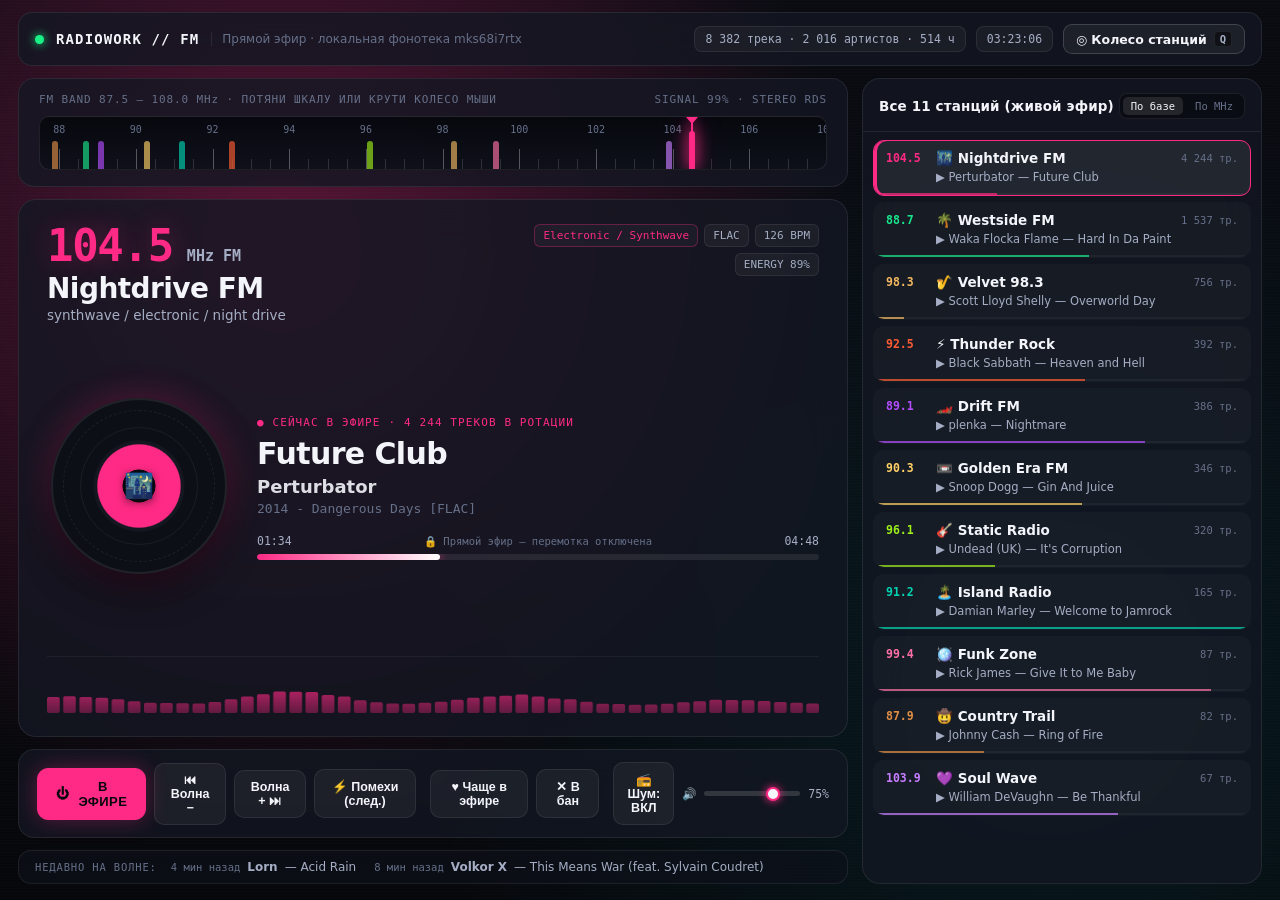
<file: prototype.html>
<!DOCTYPE html>
<html lang="ru">
<head>
  <meta charset="UTF-8" />
  <meta name="viewport" content="width=device-width, initial-scale=1.0" />
  <title>RadioWork FM — Прототип главной страницы</title>
  <style>
    :root {
      --bg-0: #07080c;
      --bg-1: #0e1118;
      --bg-2: #151924;
      --bg-card: rgba(20, 24, 35, 0.78);
      --border: rgba(255, 255, 255, 0.08);
      --border-hi: rgba(255, 255, 255, 0.16);
      --text-0: #f3f5fa;
      --text-1: #a5aec4;
      --text-2: #667089;
      --accent: #ff2a85;
      --accent-2: #00f0ff;
      --accent-glow: rgba(255, 42, 133, 0.35);
      --mono: "JetBrains Mono", "Cascadia Mono", "Consolas", monospace;
      --sans: "Inter", "Segoe UI", system-ui, -apple-system, sans-serif;
    }

    * {
      box-sizing: border-box;
      margin: 0;
      padding: 0;
      user-select: none;
    }

    html, body {
      width: 100%;
      height: 100%;
      overflow: hidden;
      background: var(--bg-0);
      color: var(--text-0);
      font-family: var(--sans);
      -webkit-font-smoothing: antialiased;
    }

    /* Ambient dynamic background */
    .ambient-bg {
      position: fixed;
      inset: 0;
      z-index: 0;
      pointer-events: none;
      background:
        radial-gradient(circle at 22% 28%, var(--accent-glow), transparent 48%),
        radial-gradient(circle at 82% 78%, rgba(0, 240, 255, 0.08), transparent 50%),
        linear-gradient(180deg, #090b11 0%, #06070b 100%);
      transition: background 0.6s ease;
    }

    .scanlines {
      position: fixed;
      inset: 0;
      z-index: 1;
      pointer-events: none;
      background: repeating-linear-gradient(
        to bottom,
        rgba(255, 255, 255, 0.012) 0px,
        rgba(255, 255, 255, 0.012) 1px,
        transparent 1px,
        transparent 3px
      );
    }

    /* App Shell */
    .app-shell {
      position: relative;
      z-index: 2;
      display: grid;
      grid-template-rows: 54px 1fr;
      height: 100vh;
      max-width: 1680px;
      margin: 0 auto;
      padding: 12px 18px 16px;
      gap: 12px;
    }

    /* Top Bar */
    .topbar {
      display: flex;
      align-items: center;
      justify-content: space-between;
      padding: 0 16px;
      background: var(--bg-card);
      border: 1px solid var(--border);
      border-radius: 14px;
      backdrop-filter: blur(18px);
    }

    .brand {
      display: flex;
      align-items: center;
      gap: 12px;
    }

    .live-dot {
      width: 9px;
      height: 9px;
      border-radius: 50%;
      background: #19f086;
      box-shadow: 0 0 10px #19f086;
      animation: pulse 2s infinite;
    }

    .live-dot.muted {
      background: #ff9f1c;
      box-shadow: 0 0 8px #ff9f1c;
      animation: none;
    }

    @keyframes pulse {
      0%, 100% { opacity: 1; transform: scale(1); }
      50% { opacity: 0.45; transform: scale(0.88); }
    }

    .brand-title {
      font-family: var(--mono);
      font-weight: 700;
      font-size: 14px;
      letter-spacing: 0.08em;
      text-transform: uppercase;
    }

    .brand-sub {
      font-size: 12px;
      color: var(--text-2);
      padding-left: 10px;
      border-left: 1px solid var(--border);
    }

    .topbar-right {
      display: flex;
      align-items: center;
      gap: 10px;
    }

    .stat-pill {
      font-family: var(--mono);
      font-size: 11.5px;
      color: var(--text-1);
      background: rgba(255, 255, 255, 0.04);
      border: 1px solid var(--border);
      padding: 5px 10px;
      border-radius: 8px;
    }

    .btn-ghost {
      display: inline-flex;
      align-items: center;
      gap: 7px;
      font-family: var(--sans);
      font-size: 12.5px;
      font-weight: 600;
      color: var(--text-0);
      background: rgba(255, 255, 255, 0.05);
      border: 1px solid var(--border-hi);
      padding: 6px 12px;
      border-radius: 9px;
      cursor: pointer;
      transition: all 0.18s ease;
    }

    .btn-ghost:hover {
      background: rgba(255, 255, 255, 0.11);
      border-color: var(--accent);
    }

    .kbd {
      font-family: var(--mono);
      font-size: 10.5px;
      color: var(--text-1);
      background: rgba(0, 0, 0, 0.45);
      border: 1px solid var(--border);
      padding: 1px 5px;
      border-radius: 4px;
    }

    /* Main Workspace Grid */
    .workspace {
      display: grid;
      grid-template-columns: 1fr 400px;
      gap: 14px;
      min-height: 0;
    }

    /* Left Column: Receiver Deck */
    .receiver-col {
      display: grid;
      grid-template-rows: auto 1fr auto auto;
      gap: 12px;
      min-height: 0;
    }

    /* Analog/Digital FM Tuner Strip */
    .tuner-box {
      background: var(--bg-card);
      border: 1px solid var(--border);
      border-radius: 16px;
      padding: 14px 20px 16px;
      backdrop-filter: blur(18px);
      position: relative;
      overflow: hidden;
    }

    .tuner-header {
      display: flex;
      justify-content: space-between;
      align-items: center;
      margin-bottom: 10px;
      font-family: var(--mono);
      font-size: 11px;
      color: var(--text-2);
      letter-spacing: 0.08em;
    }

    .tuner-scale {
      position: relative;
      height: 54px;
      background: linear-gradient(180deg, rgba(6, 8, 13, 0.9), rgba(14, 17, 26, 0.9));
      border: 1px solid rgba(255, 255, 255, 0.09);
      border-radius: 10px;
      cursor: ew-resize;
      overflow: hidden;
    }

    .tuner-ticks {
      position: absolute;
      inset: 0;
    }

    .tick {
      position: absolute;
      bottom: 0;
      width: 1px;
      background: rgba(255, 255, 255, 0.14);
    }

    .tick.major {
      height: 20px;
      background: rgba(255, 255, 255, 0.3);
    }

    .tick.minor {
      height: 10px;
    }

    .tick-label {
      position: absolute;
      top: 7px;
      transform: translateX(-50%);
      font-family: var(--mono);
      font-size: 10px;
      color: var(--text-2);
    }

    .station-pip {
      position: absolute;
      bottom: 0;
      width: 6px;
      height: 28px;
      transform: translateX(-50%);
      border-radius: 3px 3px 0 0;
      cursor: pointer;
      opacity: 0.65;
      transition: all 0.2s ease;
    }

    .station-pip:hover,
    .station-pip.active {
      opacity: 1;
      height: 38px;
      filter: drop-shadow(0 0 8px currentColor);
    }

    .tuner-needle {
      position: absolute;
      top: 0;
      bottom: 0;
      width: 2px;
      background: var(--accent);
      box-shadow: 0 0 12px var(--accent), 0 0 24px var(--accent);
      transform: translateX(-50%);
      pointer-events: none;
      transition: left 0.28s cubic-bezier(0.22, 1, 0.36, 1);
      z-index: 4;
    }

    .tuner-needle::before {
      content: "";
      position: absolute;
      top: 0;
      left: 50%;
      transform: translateX(-50%);
      border-left: 6px solid transparent;
      border-right: 6px solid transparent;
      border-top: 7px solid var(--accent);
    }

    /* Hero Broadcast Deck */
    .deck-card {
      background: var(--bg-card);
      border: 1px solid var(--border);
      border-radius: 18px;
      padding: 24px 28px;
      backdrop-filter: blur(20px);
      display: flex;
      flex-direction: column;
      justify-content: space-between;
      position: relative;
      overflow: hidden;
      min-height: 0;
    }

    .deck-top {
      display: flex;
      align-items: flex-start;
      justify-content: space-between;
      gap: 16px;
    }

    .station-freq-row {
      display: flex;
      align-items: baseline;
      gap: 14px;
      flex-wrap: wrap;
    }

    .freq-big {
      font-family: var(--mono);
      font-size: 44px;
      font-weight: 800;
      line-height: 1;
      letter-spacing: -0.03em;
      color: var(--accent);
      text-shadow: 0 0 28px var(--accent-glow);
      transition: color 0.3s ease, text-shadow 0.3s ease;
    }

    .freq-unit {
      font-family: var(--mono);
      font-size: 15px;
      font-weight: 600;
      color: var(--text-1);
    }

    .station-name-big {
      font-size: 28px;
      font-weight: 800;
      letter-spacing: -0.02em;
      margin-top: 4px;
    }

    .station-format {
      font-size: 13.5px;
      color: var(--text-1);
      margin-top: 2px;
    }

    .rds-badges {
      display: flex;
      flex-wrap: wrap;
      justify-content: flex-end;
      gap: 6px;
      max-width: 340px;
    }

    .rds-tag {
      font-family: var(--mono);
      font-size: 11px;
      padding: 4px 8px;
      border-radius: 6px;
      background: rgba(255, 255, 255, 0.045);
      border: 1px solid var(--border);
      color: var(--text-1);
    }

    .rds-tag.hi {
      color: var(--accent);
      border-color: var(--accent-glow);
      background: rgba(255, 255, 255, 0.03);
    }

    /* Center Vinyl + Now Playing */
    .now-playing-stage {
      display: grid;
      grid-template-columns: 184px 1fr;
      gap: 26px;
      align-items: center;
      margin: auto 0;
      padding: 12px 0;
    }

    .vinyl-wrap {
      position: relative;
      width: 184px;
      height: 184px;
      display: flex;
      align-items: center;
      justify-content: center;
    }

    .vinyl-disc {
      width: 176px;
      height: 176px;
      border-radius: 50%;
      background:
        radial-gradient(circle at center, #0b0d13 0 13%, var(--accent) 13.5% 33%, #141720 34% 36%, #0d0f16 37% 100%);
      box-shadow:
        0 14px 36px rgba(0, 0, 0, 0.65),
        0 0 34px var(--accent-glow),
        inset 0 0 0 2px rgba(255, 255, 255, 0.08);
      position: relative;
      animation: spin 11s linear infinite;
    }

    .vinyl-disc.paused {
      animation-play-state: paused;
    }

    .vinyl-grooves {
      position: absolute;
      inset: 12px;
      border-radius: 50%;
      border: 1px dashed rgba(255, 255, 255, 0.07);
    }

    .vinyl-grooves::after {
      content: "";
      position: absolute;
      inset: 16px;
      border-radius: 50%;
      border: 1px solid rgba(255, 255, 255, 0.06);
    }

    .vinyl-emblem {
      position: absolute;
      inset: 0;
      display: flex;
      align-items: center;
      justify-content: center;
      font-size: 24px;
      pointer-events: none;
      text-shadow: 0 2px 10px rgba(0, 0, 0, 0.6);
    }

    @keyframes spin {
      to { transform: rotate(360deg); }
    }

    .track-meta {
      min-width: 0;
    }

    .on-air-eyebrow {
      display: inline-flex;
      align-items: center;
      gap: 8px;
      font-family: var(--mono);
      font-size: 11px;
      letter-spacing: 0.1em;
      text-transform: uppercase;
      color: var(--accent);
      margin-bottom: 8px;
    }

    .track-title {
      font-size: 30px;
      font-weight: 800;
      line-height: 1.15;
      letter-spacing: -0.02em;
      white-space: nowrap;
      overflow: hidden;
      text-overflow: ellipsis;
    }

    .track-artist {
      font-size: 18px;
      font-weight: 600;
      color: var(--text-0);
      opacity: 0.9;
      margin-top: 5px;
      white-space: nowrap;
      overflow: hidden;
      text-overflow: ellipsis;
    }

    .track-album {
      font-size: 13px;
      color: var(--text-2);
      margin-top: 4px;
      font-family: var(--mono);
      white-space: nowrap;
      overflow: hidden;
      text-overflow: ellipsis;
    }

    /* Live Non-Scrubbable Broadcast Bar */
    .broadcast-bar-wrap {
      margin-top: 18px;
    }

    .broadcast-times {
      display: flex;
      justify-content: space-between;
      align-items: center;
      font-family: var(--mono);
      font-size: 11.5px;
      color: var(--text-1);
      margin-bottom: 6px;
    }

    .no-scrub-hint {
      font-size: 10.5px;
      color: var(--text-2);
      display: inline-flex;
      align-items: center;
      gap: 5px;
    }

    .broadcast-progress-track {
      height: 6px;
      border-radius: 999px;
      background: rgba(255, 255, 255, 0.08);
      overflow: hidden;
      position: relative;
      cursor: not-allowed;
    }

    .broadcast-progress-fill {
      height: 100%;
      width: 40%;
      border-radius: 999px;
      background: linear-gradient(90deg, var(--accent), #ffffff);
      box-shadow: 0 0 12px var(--accent);
      transition: width 0.35s linear;
    }

    /* Spectrum Visualizer */
    .spectrum-wrap {
      height: 56px;
      margin-top: 8px;
      border-top: 1px solid rgba(255, 255, 255, 0.05);
      padding-top: 10px;
    }

    #spectrumCanvas {
      width: 100%;
      height: 46px;
      display: block;
    }

    /* Receiver Controls Bar */
    .controls-bar {
      background: var(--bg-card);
      border: 1px solid var(--border);
      border-radius: 16px;
      padding: 12px 18px;
      display: flex;
      align-items: center;
      justify-content: space-between;
      gap: 14px;
      backdrop-filter: blur(18px);
    }

    .transport-group,
    .feedback-group,
    .audio-group {
      display: flex;
      align-items: center;
      gap: 8px;
    }

    .btn-power {
      display: inline-flex;
      align-items: center;
      gap: 9px;
      padding: 10px 18px;
      border-radius: 11px;
      font-weight: 700;
      font-size: 13px;
      letter-spacing: 0.03em;
      cursor: pointer;
      border: 1px solid var(--accent);
      background: var(--accent);
      color: #07080c;
      box-shadow: 0 0 22px var(--accent-glow);
      transition: all 0.18s ease;
    }

    .btn-power.off {
      background: rgba(255, 255, 255, 0.06);
      color: var(--text-0);
      border-color: var(--border-hi);
      box-shadow: none;
    }

    .btn-ctrl {
      padding: 9px 13px;
      border-radius: 10px;
      background: rgba(255, 255, 255, 0.05);
      border: 1px solid var(--border);
      color: var(--text-0);
      font-size: 12.5px;
      font-weight: 600;
      cursor: pointer;
      transition: all 0.15s ease;
      display: inline-flex;
      align-items: center;
      gap: 6px;
    }

    .btn-ctrl:hover {
      background: rgba(255, 255, 255, 0.11);
      border-color: var(--border-hi);
    }

    .btn-ctrl.liked {
      color: #ff4d8d;
      border-color: rgba(255, 77, 141, 0.5);
      background: rgba(255, 77, 141, 0.12);
    }

    .vol-wrap {
      display: flex;
      align-items: center;
      gap: 8px;
      font-family: var(--mono);
      font-size: 11.5px;
      color: var(--text-1);
    }

    input[type="range"].vol-slider {
      -webkit-appearance: none;
      appearance: none;
      width: 96px;
      height: 5px;
      border-radius: 99px;
      background: rgba(255, 255, 255, 0.14);
      outline: none;
      cursor: pointer;
    }

    input[type="range"].vol-slider::-webkit-slider-thumb {
      -webkit-appearance: none;
      width: 14px;
      height: 14px;
      border-radius: 50%;
      background: var(--text-0);
      border: 2px solid var(--accent);
      box-shadow: 0 0 8px var(--accent);
    }

    /* Recent Airplay History Strip */
    .history-strip {
      background: rgba(15, 18, 27, 0.65);
      border: 1px solid var(--border);
      border-radius: 13px;
      padding: 9px 16px;
      display: flex;
      align-items: center;
      gap: 14px;
      overflow: hidden;
      font-size: 12px;
    }

    .history-label {
      font-family: var(--mono);
      font-size: 10.5px;
      text-transform: uppercase;
      letter-spacing: 0.08em;
      color: var(--text-2);
      white-space: nowrap;
    }

    .history-items {
      display: flex;
      align-items: center;
      gap: 18px;
      overflow: hidden;
      flex: 1;
    }

    .history-item {
      display: flex;
      align-items: center;
      gap: 7px;
      color: var(--text-1);
      white-space: nowrap;
      overflow: hidden;
      text-overflow: ellipsis;
    }

    .history-time {
      font-family: var(--mono);
      font-size: 10.5px;
      color: var(--text-2);
    }

    /* Right Column: All 11 Live Stations */
    .stations-panel {
      background: var(--bg-card);
      border: 1px solid var(--border);
      border-radius: 18px;
      backdrop-filter: blur(20px);
      display: flex;
      flex-direction: column;
      min-height: 0;
      overflow: hidden;
    }

    .panel-head {
      padding: 14px 16px 12px;
      border-bottom: 1px solid var(--border);
      display: flex;
      align-items: center;
      justify-content: space-between;
    }

    .panel-title {
      font-size: 13.5px;
      font-weight: 700;
      letter-spacing: 0.01em;
    }

    .sort-tabs {
      display: flex;
      gap: 4px;
      background: rgba(0, 0, 0, 0.35);
      padding: 3px;
      border-radius: 8px;
      border: 1px solid var(--border);
    }

    .sort-tab {
      font-family: var(--mono);
      font-size: 10.5px;
      padding: 3px 8px;
      border-radius: 5px;
      border: none;
      background: transparent;
      color: var(--text-2);
      cursor: pointer;
    }

    .sort-tab.active {
      background: rgba(255, 255, 255, 0.1);
      color: var(--text-0);
    }

    .stations-list {
      flex: 1;
      overflow-y: auto;
      padding: 8px 10px 12px;
      display: flex;
      flex-direction: column;
      gap: 6px;
    }

    .stations-list::-webkit-scrollbar {
      width: 5px;
    }

    .stations-list::-webkit-scrollbar-thumb {
      background: rgba(255, 255, 255, 0.12);
      border-radius: 99px;
    }

    .st-card {
      position: relative;
      padding: 9px 12px 11px;
      border-radius: 11px;
      background: rgba(255, 255, 255, 0.025);
      border: 1px solid transparent;
      cursor: pointer;
      transition: all 0.16s ease;
      overflow: hidden;
    }

    .st-card:hover {
      background: rgba(255, 255, 255, 0.055);
      border-color: var(--border-hi);
    }

    .st-card.active {
      background: rgba(255, 255, 255, 0.075);
      border-color: var(--st-color);
      box-shadow: inset 3px 0 0 var(--st-color);
    }

    .st-row-1 {
      display: flex;
      align-items: center;
      justify-content: space-between;
      gap: 8px;
    }

    .st-title-wrap {
      display: flex;
      align-items: center;
      gap: 8px;
      min-width: 0;
    }

    .st-freq {
      font-family: var(--mono);
      font-size: 11.5px;
      font-weight: 700;
      color: var(--st-color);
      min-width: 42px;
    }

    .st-name {
      font-size: 13.5px;
      font-weight: 700;
      white-space: nowrap;
      overflow: hidden;
      text-overflow: ellipsis;
    }

    .st-count {
      font-family: var(--mono);
      font-size: 10.5px;
      color: var(--text-2);
      white-space: nowrap;
    }

    .st-row-2 {
      margin-top: 4px;
      font-size: 11.5px;
      color: var(--text-1);
      white-space: nowrap;
      overflow: hidden;
      text-overflow: ellipsis;
      padding-left: 50px;
    }

    .st-mini-bar {
      position: absolute;
      left: 0;
      right: 0;
      bottom: 0;
      height: 2px;
      background: rgba(255, 255, 255, 0.04);
    }

    .st-mini-fill {
      height: 100%;
      background: var(--st-color);
      opacity: 0.7;
      transition: width 0.5s linear;
    }

    /* GTA-Inspired Radial Station Wheel Modal */
    .wheel-backdrop {
      position: fixed;
      inset: 0;
      z-index: 50;
      background: rgba(5, 7, 12, 0.82);
      backdrop-filter: blur(14px);
      display: none;
      align-items: center;
      justify-content: center;
    }

    .wheel-backdrop.open {
      display: flex;
    }

    .wheel-container {
      position: relative;
      width: 580px;
      height: 580px;
    }

    .wheel-center {
      position: absolute;
      inset: 165px;
      border-radius: 50%;
      background: rgba(15, 19, 29, 0.95);
      border: 2px solid var(--accent);
      box-shadow: 0 0 40px var(--accent-glow);
      display: flex;
      flex-direction: column;
      align-items: center;
      justify-content: center;
      text-align: center;
      padding: 20px;
    }

    .wheel-node {
      position: absolute;
      width: 96px;
      height: 96px;
      margin-left: -48px;
      margin-top: -48px;
      border-radius: 50%;
      background: rgba(20, 25, 38, 0.92);
      border: 1.5px solid var(--border-hi);
      display: flex;
      flex-direction: column;
      align-items: center;
      justify-content: center;
      text-align: center;
      padding: 6px;
      cursor: pointer;
      transition: all 0.16s ease;
    }

    .wheel-node:hover,
    .wheel-node.active {
      transform: scale(1.13);
      border-color: var(--node-color);
      box-shadow: 0 0 24px var(--node-color);
      background: rgba(28, 34, 52, 0.98);
    }

    .wheel-node-icon {
      font-size: 20px;
      margin-bottom: 3px;
    }

    .wheel-node-freq {
      font-family: var(--mono);
      font-size: 10.5px;
      font-weight: 700;
      color: var(--node-color);
    }

    .wheel-node-name {
      font-size: 10.5px;
      font-weight: 700;
      line-height: 1.15;
      margin-top: 2px;
    }

    /* Static Tuning Toast */
    .tuning-overlay {
      position: absolute;
      inset: 0;
      pointer-events: none;
      opacity: 0;
      background: repeating-radial-gradient(circle at 50% 50%, rgba(255,255,255,0.06) 0 1px, transparent 1px 3px);
      transition: opacity 0.14s ease;
    }

    .tuning-overlay.flash {
      opacity: 1;
    }

    @media (max-width: 1060px) {
      html, body { overflow: auto; }
      .app-shell { height: auto; min-height: 100vh; }
      .workspace { grid-template-columns: 1fr; }
      .stations-panel { max-height: 420px; }
    }
  </style>
</head>
<body>
  <div class="ambient-bg" id="ambientBg"></div>
  <div class="scanlines"></div>

  <div class="app-shell">
    <!-- TOP BAR -->
    <header class="topbar">
      <div class="brand">
        <span class="live-dot" id="liveDot"></span>
        <span class="brand-title">RadioWork // FM</span>
        <span class="brand-sub">Прямой эфир · локальная фонотека mks68i7rtx</span>
      </div>
      <div class="topbar-right">
        <span class="stat-pill">8 382 трека · 2 016 артистов · 514 ч</span>
        <span class="stat-pill" id="clockPill">08:12:00</span>
        <button class="btn-ghost" id="btnOpenWheel" title="Круговое меню выбора волны как в GTA">
          ◎ Колесо станций <span class="kbd">Q</span>
        </button>
      </div>
    </header>

    <!-- MAIN WORKSPACE -->
    <main class="workspace">
      <!-- LEFT: FM RECEIVER -->
      <section class="receiver-col">
        <!-- FM ANALOG/DIGITAL SCALE -->
        <div class="tuner-box">
          <div class="tuner-header">
            <span>FM BAND 87.5 — 108.0 MHz · ПОТЯНИ ШКАЛУ ИЛИ КРУТИ КОЛЕСО МЫШИ</span>
            <span id="signalReadout">SIGNAL 99% · STEREO RDS</span>
          </div>
          <div class="tuner-scale" id="tunerScale">
            <div class="tuner-ticks" id="tunerTicks"></div>
            <div class="tuner-needle" id="tunerNeedle"></div>
          </div>
        </div>

        <!-- NOW BROADCASTING HERO -->
        <div class="deck-card">
          <div class="tuning-overlay" id="tuningFlash"></div>

          <div class="deck-top">
            <div>
              <div class="station-freq-row">
                <span class="freq-big" id="uiFreq">104.5</span>
                <span class="freq-unit">MHz FM</span>
              </div>
              <div class="station-name-big" id="uiStationName">Nightdrive FM</div>
              <div class="station-format" id="uiStationFormat">synthwave / electronic / night drive</div>
            </div>

            <div class="rds-badges">
              <span class="rds-tag hi" id="uiGenre">Electronic / Synthwave</span>
              <span class="rds-tag" id="uiCodec">FLAC LOSSLESS</span>
              <span class="rds-tag" id="uiBpm">126 BPM</span>
              <span class="rds-tag" id="uiEnergy">ENERGY 88%</span>
            </div>
          </div>

          <div class="now-playing-stage">
            <div class="vinyl-wrap">
              <div class="vinyl-disc" id="vinylDisc">
                <div class="vinyl-grooves"></div>
              </div>
              <div class="vinyl-emblem" id="vinylIcon">🌃</div>
            </div>

            <div class="track-meta">
              <div class="on-air-eyebrow">
                <span>● СЕЙЧАС В ЭФИРЕ</span>
                <span id="uiStationCount">· 4 244 треков в ротации</span>
              </div>
              <div class="track-title" id="uiTrackTitle">Future Club</div>
              <div class="track-artist" id="uiTrackArtist">Perturbator</div>
              <div class="track-album" id="uiTrackAlbum">2014 - Dangerous Days [FLAC]</div>

              <div class="broadcast-bar-wrap" title="Эфир идёт в реальном времени одновременно на всех 11 станциях">
                <div class="broadcast-times">
                  <span id="uiElapsed">02:14</span>
                  <span class="no-scrub-hint">🔒 Прямой эфир — перемотка отключена</span>
                  <span id="uiDuration">04:48</span>
                </div>
                <div class="broadcast-progress-track">
                  <div class="broadcast-progress-fill" id="uiProgressFill"></div>
                </div>
              </div>
            </div>
          </div>

          <div class="spectrum-wrap">
            <canvas id="spectrumCanvas" width="900" height="46"></canvas>
          </div>
        </div>

        <!-- CONTROLS BAR -->
        <div class="controls-bar">
          <div class="transport-group">
            <button class="btn-power" id="btnPower" title="Включить / приглушить приёмник (эфир продолжает идти!) [Space]">
              ⏻ <span id="powerLabel">В ЭФИРЕ</span>
            </button>
            <button class="btn-ctrl" id="btnPrevSt" title="Предыдущая частота [←]">⏮ Волна −</button>
            <button class="btn-ctrl" id="btnNextSt" title="Следующая частота [→]">Волна + ⏭</button>
            <button class="btn-ctrl" id="btnNextTrack" title="Сбросить трек через радиопомеху">⚡ Помехи (след.)</button>
          </div>

          <div class="feedback-group">
            <button class="btn-ctrl" id="btnLike" title="Повысить вес трека в ротации станции">♥ Чаще в эфире</button>
            <button class="btn-ctrl" id="btnBan" title="Убрать трек из эфира">✕ В бан</button>
          </div>

          <div class="audio-group">
            <button class="btn-ctrl" id="btnStaticToggle" title="Звук радиошума при переключении волн">📻 Шум: ВКЛ</button>
            <div class="vol-wrap">
              <span>🔊</span>
              <input type="range" class="vol-slider" id="volSlider" min="0" max="100" value="75" />
              <span id="volVal">75%</span>
            </div>
          </div>
        </div>

        <!-- RECENT ON THIS FREQUENCY -->
        <div class="history-strip">
          <span class="history-label">Недавно на волне:</span>
          <div class="history-items" id="uiHistory"></div>
        </div>
      </section>

      <!-- RIGHT: ALL 11 STATIONS LIVE BOARD -->
      <aside class="stations-panel">
        <div class="panel-head">
          <span class="panel-title">Все 11 станций (живой эфир)</span>
          <div class="sort-tabs">
            <button class="sort-tab active" data-sort="count">По базе</button>
            <button class="sort-tab" data-sort="freq">По MHz</button>
          </div>
        </div>
        <div class="stations-list" id="stationsList"></div>
      </aside>
    </main>
  </div>

  <!-- GTA-INSPIRED RADIAL WHEEL OVERLAY -->
  <div class="wheel-backdrop" id="wheelBackdrop">
    <div class="wheel-container" id="wheelContainer">
      <div class="wheel-center">
        <div style="font-family: var(--mono); font-size: 13px; color: var(--accent);" id="whFreq">104.5 FM</div>
        <div style="font-size: 20px; font-weight: 800; margin-top: 3px;" id="whName">Nightdrive FM</div>
        <div style="font-size: 12px; color: var(--text-1); margin-top: 8px;" id="whTrack">Perturbator — Future Club</div>
        <div style="font-family: var(--mono); font-size: 10.5px; color: var(--text-2); margin-top: 12px;">Кликни сектор или Esc</div>
      </div>
    </div>
  </div>

  <script>
    // Реальные 11 станций и треки из собранной аудиотеки D:\Music (8 382 трека)
    const STATIONS = [
      {
        id: "nightdrive",
        freq: 104.5,
        name: "Nightdrive FM",
        format: "synthwave / electronic / night drive",
        count: 4244,
        icon: "🌃",
        color: "#ff2a85",
        tracks: [
          { artist: "Perturbator", title: "Future Club", album: "2014 - Dangerous Days [FLAC]", genre: "Electronic / Synthwave", codec: "FLAC", bpm: 126, energy: 89, dur: 288 },
          { artist: "Lorn", title: "Acid Rain", album: "2015 -The Maze To Nowhere [FLAC]", genre: "Electronic / IDM", codec: "FLAC", bpm: 109, energy: 74, dur: 202 },
          { artist: "Volkor X", title: "This Means War (feat. Sylvain Coudret)", album: "2016 - This Means War [FLAC]", genre: "Electronic / Synthwave", codec: "FLAC", bpm: 132, energy: 91, dur: 344 },
          { artist: "Skrillex", title: "Leave Me Like This", album: "2023 - Quest for Fire [ALAC]", genre: "Electronic / House", codec: "ALAC", bpm: 128, energy: 93, dur: 188 },
          { artist: "Carpenter Brut", title: "Turbo Killer", album: "2015 - EP III [FLAC]", genre: "Electronic / Darksynth", codec: "FLAC", bpm: 150, energy: 96, dur: 208 },
          { artist: "GosT", title: "Behemoth", album: "2015 - Behemoth [FLAC]", genre: "Electronic / Slasherwave", codec: "FLAC", bpm: 122, energy: 92, dur: 256 }
        ]
      },
      {
        id: "westside",
        freq: 88.7,
        name: "Westside FM",
        format: "hip-hop / rap",
        count: 1537,
        icon: "🌴",
        color: "#19e68c",
        tracks: [
          { artist: "Snoop Dogg", title: "Lay Low (Feat. Master P, Nate Dogg)", album: "2000 - Tha Last Meal [FLAC]", genre: "Hip Hop / Gangsta", codec: "FLAC", bpm: 94, energy: 82, dur: 223 },
          { artist: "Waka Flocka Flame", title: "Hard In Da Paint", album: "2010 - Flockaveli (Deluxe Edition)", genre: "Hip Hop / Trap", codec: "MP3 320", bpm: 144, energy: 94, dur: 246 },
          { artist: "Ice Cube", title: "Go to Church (feat. Snoop Dogg & Lil Jon)", album: "2006 - Laugh Now, Cry Later", genre: "Hip Hop / Gangsta", codec: "AAC 256", bpm: 96, energy: 87, dur: 240 },
          { artist: "Lil' Jon", title: "Get Low (Feat. Ying Yang Twins)", album: "2002 - Kings Of Crunk (Special Edition)", genre: "Hip Hop / Crunk", codec: "AAC 320", bpm: 101, energy: 90, dur: 334 },
          { artist: "2Pac", title: "Until The End Of Time", album: "2001 - Until The End Of Time [ALAC]", genre: "Hip Hop / Conscious", codec: "ALAC", bpm: 98, energy: 78, dur: 267 }
        ]
      },
      {
        id: "velvet",
        freq: 98.3,
        name: "Velvet 98.3",
        format: "jazz / lounge / ambient / soft",
        count: 756,
        icon: "🎷",
        color: "#f4b961",
        tracks: [
          { artist: "Yoko Kanno", title: "Velveteen", album: "2004 - Ghost in the Shell SAC OST+ [24-96]", genre: "Jazz / Contemporary", codec: "FLAC 24/96", bpm: 84, energy: 46, dur: 312 },
          { artist: "British Sea Power", title: "Whirling-In-Rags, 8 AM", album: "2019 - Disco Elysium (OST)", genre: "Electronic / Ambient", codec: "MP3 320", bpm: 78, energy: 38, dur: 245 },
          { artist: "Scott Lloyd Shelly", title: "Overworld Day", album: "2011 - Terraria (OST) [FLAC]", genre: "Electronic / Chiptune", codec: "FLAC", bpm: 112, energy: 55, dur: 174 },
          { artist: "The Ink Spots", title: "I Don't Want to Set the World on Fire", album: "2008 - Fallout 3 (Galaxy News Radio)", genre: "Jazz / Vocal", codec: "ALAC", bpm: 74, energy: 34, dur: 184 }
        ]
      },
      {
        id: "thunder",
        freq: 92.5,
        name: "Thunder Rock",
        format: "classic rock / hard rock / metal",
        count: 392,
        icon: "⚡",
        color: "#ff5c33",
        tracks: [
          { artist: "Yes", title: "Roundabout", album: "2012 - JoJo Anthology [FLAC]", genre: "Rock / Prog Rock", codec: "FLAC", bpm: 133, energy: 83, dur: 515 },
          { artist: "Undead (Spain)", title: "Existential Horror", album: "2019 - Existential Horror", genre: "Rock / Death Metal", codec: "MP3 320", bpm: 158, energy: 97, dur: 262 },
          { artist: "Def Leppard", title: "Photograph", album: "2013 - GTA V (Los Santos Rock Radio)", genre: "Rock / Hard Rock", codec: "MP3 320", bpm: 124, energy: 86, dur: 248 },
          { artist: "Black Sabbath", title: "Heaven and Hell", album: "2008 - GTA IV (Liberty Rock Radio)", genre: "Rock / Heavy Metal", codec: "MP3 320", bpm: 91, energy: 84, dur: 418 }
        ]
      },
      {
        id: "drift",
        freq: 89.1,
        name: "Drift FM",
        format: "phonk / drift / Memphis",
        count: 386,
        icon: "🏎️",
        color: "#b44cff",
        tracks: [
          { artist: "plenka", title: "Nightmare", album: "2020 - Nightmare [Single]", genre: "Electronic / Drift Phonk", codec: "MP3 320", bpm: 145, energy: 93, dur: 164 },
          { artist: "Kordhell", title: "Murder In My Mind", album: "2022 - Singles", genre: "Hip Hop / Phonk", codec: "MP3 320", bpm: 120, energy: 96, dur: 145 },
          { artist: "Ghostface Playa", title: "Why Not", album: "2022 - Why Not [Single]", genre: "Electronic / Phonk", codec: "MP3 320", bpm: 125, energy: 92, dur: 169 },
          { artist: "Skrillex", title: "Badders", album: "2023 - Badders (Single) [ALAC]", genre: "Electronic / Halftime", codec: "ALAC", bpm: 140, energy: 94, dur: 175 }
        ]
      },
      {
        id: "goldenera",
        freq: 90.3,
        name: "Golden Era FM",
        format: "old school hip-hop / G-funk / 90s",
        count: 346,
        icon: "📼",
        color: "#ffd166",
        tracks: [
          { artist: "2Pac", title: "Ambitionz Az A Ridah", album: "1996 - All Eyez On Me [ALAC]", genre: "Hip Hop / Gangsta", codec: "ALAC", bpm: 87, energy: 86, dur: 278 },
          { artist: "Snoop Dogg", title: "Gin And Juice", album: "1993 - Doggystyle [FLAC]", genre: "Hip Hop / G-Funk", codec: "FLAC", bpm: 95, energy: 81, dur: 212 },
          { artist: "Ice Cube", title: "It Was a Good Day", album: "1992 - The Predator", genre: "Hip Hop / G-Funk", codec: "AAC 256", bpm: 82, energy: 73, dur: 260 },
          { artist: "Dr. Dre", title: "Still D.R.E. (feat. Snoop Dogg)", album: "2013 - GTA V (West Coast Classics)", genre: "Hip Hop / G-Funk", codec: "MP3 320", bpm: 93, energy: 84, dur: 270 }
        ]
      },
      {
        id: "static",
        freq: 96.1,
        name: "Static Radio",
        format: "alternative / indie / punk",
        count: 320,
        icon: "🎸",
        color: "#9ef01a",
        tracks: [
          { artist: "Undead (UK)", title: "It's Corruption", album: "1982 - It's Corruption (EP) [FLAC]", genre: "Rock / Punk", codec: "FLAC 24/96", bpm: 166, energy: 95, dur: 162 },
          { artist: "Deftones", title: "Diamond Eyes", album: "2011 - Saints Row The Third (Generation X)", genre: "Rock / Alt Metal", codec: "MP3 320", bpm: 102, energy: 88, dur: 188 },
          { artist: "The Cure", title: "Fascination Street", album: "2008 - GTA IV (Radio Broker)", genre: "Rock / Post-Punk", codec: "MP3 320", bpm: 120, energy: 79, dur: 316 }
        ]
      },
      {
        id: "island",
        freq: 91.2,
        name: "Island Radio",
        format: "reggae / dub / chill",
        count: 165,
        icon: "🏝️",
        color: "#00d4b2",
        tracks: [
          { artist: "Snoop Dogg", title: "Rebel Way", album: "2013 - Reincarnated (Deluxe Edition) [FLAC]", genre: "Reggae / Roots", codec: "FLAC", bpm: 79, energy: 68, dur: 284 },
          { artist: "Damian Marley", title: "Welcome to Jamrock", album: "2008 - Saints Row 2 (Four-20)", genre: "Reggae / Dancehall", codec: "MP3 320", bpm: 76, energy: 80, dur: 213 }
        ]
      },
      {
        id: "funk",
        freq: 99.4,
        name: "Funk Zone",
        format: "funk / disco / groove",
        count: 87,
        icon: "🪩",
        color: "#ff70a6",
        tracks: [
          { artist: "Rick James", title: "Give It to Me Baby", album: "2013 - GTA V (Space 103.2)", genre: "Funk / Boogie", codec: "MP3 320", bpm: 119, energy: 85, dur: 248 },
          { artist: "Yugo Kanno", title: "Il vento d'oro", album: "2018 - JoJo Golden Wind O.S.T [FLAC]", genre: "Funk / Jazz-Funk", codec: "FLAC", bpm: 135, energy: 92, dur: 295 }
        ]
      },
      {
        id: "country",
        freq: 87.9,
        name: "Country Trail",
        format: "country / americana",
        count: 82,
        icon: "🤠",
        color: "#e08e45",
        tracks: [
          { artist: "Marty Robbins", title: "Big Iron", album: "2010 - Fallout New Vegas (Mojave Music Radio)", genre: "Country / Western", codec: "MP3 256", bpm: 114, energy: 58, dur: 236 },
          { artist: "Johnny Cash", title: "Ring of Fire", album: "2013 - GTA V (Rebel Radio)", genre: "Country / Classic", codec: "MP3 320", bpm: 105, energy: 64, dur: 157 }
        ]
      },
      {
        id: "soul",
        freq: 103.9,
        name: "Soul Wave",
        format: "R&B / soul / slow jams",
        count: 67,
        icon: "💜",
        color: "#c77dff",
        tracks: [
          { artist: "William DeVaughn", title: "Be Thankful", album: "2001 - Bones (OST) [FLAC]", genre: "Funk / Soul", codec: "FLAC", bpm: 98, energy: 62, dur: 342 },
          { artist: "Marvin Gaye", title: "Inner City Blues", album: "2008 - GTA IV (The Vibe 98.8)", genre: "Funk / Soul", codec: "MP3 320", bpm: 94, energy: 59, dur: 327 }
        ]
      }
    ];

    // Инициализируем независимую живую шкалу эфира для КАЖДОЙ станции
    const state = {
      activeIdx: 0,
      powerOn: true,
      staticFx: true,
      volume: 0.75,
      sortMode: "count",
      likedSet: new Set(),
      live: STATIONS.map((st, idx) => ({
        trackIdx: idx % st.tracks.length,
        elapsed: Math.floor((idx * 47 + 93) % st.tracks[idx % st.tracks.length].dur),
        history: [
          { ...st.tracks[(idx + 1) % st.tracks.length], minsAgo: 4 },
          { ...st.tracks[(idx + 2) % st.tracks.length], minsAgo: 8 }
        ]
      }))
    };

    // Web Audio API: синтез настоящего FM-шороха при переключении волн (0 внешних файлов)
    let audioCtx = null;
    function playStaticBurst(durationSec = 0.16) {
      if (!state.staticFx || !state.powerOn) return;
      try {
        if (!audioCtx) audioCtx = new (window.AudioContext || window.webkitAudioContext)();
        if (audioCtx.state === "suspended") audioCtx.resume();
        const bufferSize = Math.floor(audioCtx.sampleRate * durationSec);
        const buffer = audioCtx.createBuffer(1, bufferSize, audioCtx.sampleRate);
        const data = buffer.getChannelData(0);
        for (let i = 0; i < bufferSize; i++) {
          const env = Math.sin((i / bufferSize) * Math.PI);
          data[i] = (Math.random() * 2 - 1) * env * 0.22 * state.volume;
        }
        const noise = audioCtx.createBufferSource();
        noise.buffer = buffer;
        const filter = audioCtx.createBiquadFilter();
        filter.type = "bandpass";
        filter.frequency.value = 1900;
        filter.Q.value = 0.9;
        noise.connect(filter);
        filter.connect(audioCtx.destination);
        noise.start();
      } catch (_) {}
    }

    function fmtTime(sec) {
      const s = Math.max(0, Math.floor(sec));
      const m = Math.floor(s / 60);
      const r = s % 60;
      return `${String(m).padStart(2, "0")}:${String(r).padStart(2, "0")}`;
    }

    const FREQ_MIN = 87.5;
    const FREQ_MAX = 108.0;
    function freqToPct(freq) {
      return ((freq - FREQ_MIN) / (FREQ_MAX - FREQ_MIN)) * 100;
    }

    // Отрисовка шкалы FM-тюнера
    function buildTunerScale() {
      const container = document.getElementById("tunerTicks");
      container.innerHTML = "";
      for (let f = 88; f <= 108; f += 0.5) {
        const isMajor = Number.isInteger(f) && f % 2 === 0;
        const tick = document.createElement("div");
        tick.className = "tick " + (isMajor ? "major" : "minor");
        tick.style.left = freqToPct(f) + "%";
        container.appendChild(tick);

        if (isMajor) {
          const lbl = document.createElement("div");
          lbl.className = "tick-label";
          lbl.style.left = freqToPct(f) + "%";
          lbl.textContent = f;
          container.appendChild(lbl);
        }
      }

      STATIONS.forEach((st, idx) => {
        const pip = document.createElement("div");
        pip.className = "station-pip";
        pip.dataset.idx = idx;
        pip.style.left = freqToPct(st.freq) + "%";
        pip.style.background = st.color;
        pip.style.color = st.color;
        pip.title = `${st.freq.toFixed(1)} FM — ${st.name}`;
        pip.addEventListener("click", (e) => {
          e.stopPropagation();
          tuneStation(idx);
        });
        container.appendChild(pip);
      });
    }

    // Перетаскивание иглы тюнера по шкале
    const tunerScale = document.getElementById("tunerScale");
    let draggingTuner = false;
    function tuneByClientX(clientX) {
      const rect = tunerScale.getBoundingClientRect();
      const ratio = Math.min(1, Math.max(0, (clientX - rect.left) / rect.width));
      const targetFreq = FREQ_MIN + ratio * (FREQ_MAX - FREQ_MIN);
      let bestIdx = 0;
      let bestDiff = Infinity;
      STATIONS.forEach((st, idx) => {
        const d = Math.abs(st.freq - targetFreq);
        if (d < bestDiff) {
          bestDiff = d;
          bestIdx = idx;
        }
      });
      if (bestIdx !== state.activeIdx) tuneStation(bestIdx);
    }
    tunerScale.addEventListener("pointerdown", (e) => {
      draggingTuner = true;
      tunerScale.setPointerCapture(e.pointerId);
      tuneByClientX(e.clientX);
    });
    tunerScale.addEventListener("pointermove", (e) => {
      if (draggingTuner) tuneByClientX(e.clientX);
    });
    tunerScale.addEventListener("pointerup", () => { draggingTuner = false; });
    tunerScale.addEventListener("wheel", (e) => {
      e.preventDefault();
      stepByFrequency(e.deltaY > 0 ? 1 : -1);
    }, { passive: false });

    function stepByFrequency(dir) {
      const sorted = STATIONS.map((s, i) => ({ freq: s.freq, i })).sort((a, b) => a.freq - b.freq);
      const pos = sorted.findIndex((x) => x.i === state.activeIdx);
      const nextPos = (pos + dir + sorted.length) % sorted.length;
      tuneStation(sorted[nextPos].i);
    }

    function tuneStation(idx) {
      if (idx === state.activeIdx) return;
      state.activeIdx = idx;
      playStaticBurst(0.16);
      const flash = document.getElementById("tuningFlash");
      flash.classList.add("flash");
      setTimeout(() => flash.classList.remove("flash"), 150);
      renderAll();
    }

    function renderAll() {
      const st = STATIONS[state.activeIdx];
      const lv = state.live[state.activeIdx];
      const tr = st.tracks[lv.trackIdx];

      // Обновляем динамический акцент темы
      document.documentElement.style.setProperty("--accent", st.color);
      document.documentElement.style.setProperty("--accent-glow", st.color + "52");

      document.getElementById("tunerNeedle").style.left = freqToPct(st.freq) + "%";
      document.querySelectorAll(".station-pip").forEach((el) => {
        el.classList.toggle("active", Number(el.dataset.idx) === state.activeIdx);
      });

      document.getElementById("uiFreq").textContent = st.freq.toFixed(1);
      document.getElementById("uiStationName").textContent = st.name;
      document.getElementById("uiStationFormat").textContent = st.format;
      document.getElementById("uiStationCount").textContent = `· ${st.count.toLocaleString("ru-RU")} треков в ротации`;
      document.getElementById("vinylIcon").textContent = st.icon;

      document.getElementById("uiGenre").textContent = tr.genre;
      document.getElementById("uiCodec").textContent = tr.codec;
      document.getElementById("uiBpm").textContent = `${tr.bpm} BPM`;
      document.getElementById("uiEnergy").textContent = `ENERGY ${tr.energy}%`;

      document.getElementById("uiTrackTitle").textContent = tr.title;
      document.getElementById("uiTrackArtist").textContent = tr.artist;
      document.getElementById("uiTrackAlbum").textContent = tr.album;

      document.getElementById("uiElapsed").textContent = fmtTime(lv.elapsed);
      document.getElementById("uiDuration").textContent = fmtTime(tr.dur);
      document.getElementById("uiProgressFill").style.width = ((lv.elapsed / tr.dur) * 100).toFixed(1) + "%";

      const key = `${st.id}:${tr.title}`;
      document.getElementById("btnLike").classList.toggle("liked", state.likedSet.has(key));

      // История эфира текущей волны
      const histEl = document.getElementById("uiHistory");
      histEl.innerHTML = lv.history
        .map((h) => `<div class="history-item"><span class="history-time">${h.minsAgo} мин назад</span> <strong>${h.artist}</strong> — ${h.title}</div>`)
        .join("");

      renderStationsList();
      updateWheelCenter();
    }

    function renderStationsList() {
      const listEl = document.getElementById("stationsList");
      const indices = STATIONS.map((_, i) => i);
      if (state.sortMode === "freq") {
        indices.sort((a, b) => STATIONS[a].freq - STATIONS[b].freq);
      } else {
        indices.sort((a, b) => STATIONS[b].count - STATIONS[a].count);
      }

      listEl.innerHTML = indices
        .map((idx) => {
          const st = STATIONS[idx];
          const lv = state.live[idx];
          const tr = st.tracks[lv.trackIdx];
          const pct = ((lv.elapsed / tr.dur) * 100).toFixed(1);
          const isAct = idx === state.activeIdx;
          return `
            <div class="st-card ${isAct ? "active" : ""}" style="--st-color: ${st.color}" data-idx="${idx}">
              <div class="st-row-1">
                <div class="st-title-wrap">
                  <span class="st-freq">${st.freq.toFixed(1)}</span>
                  <span class="st-name">${st.icon} ${st.name}</span>
                </div>
                <span class="st-count">${st.count.toLocaleString("ru-RU")} тр.</span>
              </div>
              <div class="st-row-2">▶ ${tr.artist} — ${tr.title}</div>
              <div class="st-mini-bar"><div class="st-mini-fill" style="width:${pct}%"></div></div>
            </div>
          `;
        })
        .join("");

      listEl.querySelectorAll(".st-card").forEach((card) => {
        card.addEventListener("click", () => tuneStation(Number(card.dataset.idx)));
      });
    }

    // Круговое колесо станций (GTA style)
    function buildWheel() {
      const container = document.getElementById("wheelContainer");
      container.querySelectorAll(".wheel-node").forEach((n) => n.remove());
      const cx = 290, cy = 290, r = 228;
      STATIONS.forEach((st, idx) => {
        const angle = (idx / STATIONS.length) * Math.PI * 2 - Math.PI / 2;
        const x = cx + Math.cos(angle) * r;
        const y = cy + Math.sin(angle) * r;
        const node = document.createElement("div");
        node.className = "wheel-node" + (idx === state.activeIdx ? " active" : "");
        node.style.left = x + "px";
        node.style.top = y + "px";
        node.style.setProperty("--node-color", st.color);
        node.innerHTML = `
          <div class="wheel-node-icon">${st.icon}</div>
          <div class="wheel-node-freq">${st.freq.toFixed(1)}</div>
          <div class="wheel-node-name">${st.name}</div>
        `;
        node.addEventListener("mouseenter", () => {
          const tr = st.tracks[state.live[idx].trackIdx];
          document.getElementById("whFreq").textContent = `${st.freq.toFixed(1)} FM`;
          document.getElementById("whFreq").style.color = st.color;
          document.getElementById("whName").textContent = st.name;
          document.getElementById("whTrack").textContent = `${tr.artist} — ${tr.title}`;
        });
        node.addEventListener("click", () => {
          tuneStation(idx);
          toggleWheel(false);
        });
        container.appendChild(node);
      });
    }

    function updateWheelCenter() {
      const st = STATIONS[state.activeIdx];
      const tr = st.tracks[state.live[state.activeIdx].trackIdx];
      document.getElementById("whFreq").textContent = `${st.freq.toFixed(1)} FM`;
      document.getElementById("whFreq").style.color = st.color;
      document.getElementById("whName").textContent = st.name;
      document.getElementById("whTrack").textContent = `${tr.artist} — ${tr.title}`;
    }

    function toggleWheel(force) {
      const bd = document.getElementById("wheelBackdrop");
      const next = typeof force === "boolean" ? force : !bd.classList.contains("open");
      if (next) buildWheel();
      bd.classList.toggle("open", next);
    }

    // Ежесекундный ход эфира одновременно на ВСЕХ 11 радиостанциях!
    setInterval(() => {
      const now = new Date();
      document.getElementById("clockPill").textContent = now.toLocaleTimeString("ru-RU");

      STATIONS.forEach((st, idx) => {
        const lv = state.live[idx];
        const curTrack = st.tracks[lv.trackIdx];
        lv.elapsed += 1;
        if (lv.elapsed >= curTrack.dur) {
          lv.history.unshift({ ...curTrack, minsAgo: 1 });
          lv.history = lv.history.slice(0, 2);
          lv.trackIdx = (lv.trackIdx + 1) % st.tracks.length;
          lv.elapsed = 0;
        }
      });

      renderAll();
    }, 1000);

    // Анимация эквалайзера (реагирует на BPM / Energy активной станции и кнопку MUTE)
    const canvas = document.getElementById("spectrumCanvas");
    const ctx = canvas.getContext("2d");
    const BARS = 48;
    const barVals = new Array(BARS).fill(0.1);

    function drawSpectrum(ts) {
      const w = canvas.width;
      const h = canvas.height;
      ctx.clearRect(0, 0, w, h);

      const st = STATIONS[state.activeIdx];
      const tr = st.tracks[state.live[state.activeIdx].trackIdx];
      const beatFreq = (tr.bpm / 60) * Math.PI * 2;
      const beatPulse = 0.65 + 0.35 * Math.abs(Math.sin((ts / 1000) * beatFreq * 0.5));
      const energyScale = (tr.energy / 100) * state.volume;

      const gap = 4;
      const barW = (w - gap * (BARS - 1)) / BARS;

      for (let i = 0; i < BARS; i++) {
        let target = 0.05;
        if (state.powerOn && state.volume > 0) {
          const centerWeight = 1 - Math.abs(i - BARS * 0.32) / BARS;
          const wave = Math.sin(ts * 0.006 + i * 0.45) * 0.5 + 0.5;
          target = Math.min(1, (0.18 + wave * 0.65 * centerWeight) * beatPulse * energyScale + Math.random() * 0.12 * energyScale);
        }
        barVals[i] += (target - barVals[i]) * 0.28;
        const bh = Math.max(3, barVals[i] * h);
        const x = i * (barW + gap);
        const y = h - bh;

        const grad = ctx.createLinearGradient(0, h, 0, 0);
        grad.addColorStop(0, st.color + "55");
        grad.addColorStop(1, st.color);
        ctx.fillStyle = grad;
        ctx.beginPath();
        ctx.roundRect(x, y, barW, bh, 2);
        ctx.fill();
      }
      requestAnimationFrame(drawSpectrum);
    }

    // Обработчики кнопок и горячих клавиш
    document.getElementById("btnPower").addEventListener("click", () => {
      state.powerOn = !state.powerOn;
      document.getElementById("btnPower").classList.toggle("off", !state.powerOn);
      document.getElementById("powerLabel").textContent = state.powerOn ? "В ЭФИРЕ" : "MUTE (ЭФИР ИДЁТ)";
      document.getElementById("vinylDisc").classList.toggle("paused", !state.powerOn);
      document.getElementById("liveDot").classList.toggle("muted", !state.powerOn);
    });

    document.getElementById("btnPrevSt").addEventListener("click", () => stepByFrequency(-1));
    document.getElementById("btnNextSt").addEventListener("click", () => stepByFrequency(1));

    document.getElementById("btnNextTrack").addEventListener("click", () => {
      const st = STATIONS[state.activeIdx];
      const lv = state.live[state.activeIdx];
      lv.history.unshift({ ...st.tracks[lv.trackIdx], minsAgo: 1 });
      lv.history = lv.history.slice(0, 2);
      lv.trackIdx = (lv.trackIdx + 1) % st.tracks.length;
      lv.elapsed = 0;
      playStaticBurst(0.22);
      renderAll();
    });

    document.getElementById("btnLike").addEventListener("click", () => {
      const st = STATIONS[state.activeIdx];
      const tr = st.tracks[state.live[state.activeIdx].trackIdx];
      const key = `${st.id}:${tr.title}`;
      if (state.likedSet.has(key)) state.likedSet.delete(key);
      else state.likedSet.add(key);
      renderAll();
    });

    document.getElementById("btnBan").addEventListener("click", () => {
      document.getElementById("btnNextTrack").click();
    });

    document.getElementById("btnStaticToggle").addEventListener("click", (e) => {
      state.staticFx = !state.staticFx;
      e.currentTarget.textContent = state.staticFx ? "📻 Шум: ВКЛ" : "📻 Шум: ВЫКЛ";
    });

    document.getElementById("volSlider").addEventListener("input", (e) => {
      state.volume = Number(e.target.value) / 100;
      document.getElementById("volVal").textContent = `${e.target.value}%`;
    });

    document.querySelectorAll(".sort-tab").forEach((btn) => {
      btn.addEventListener("click", () => {
        document.querySelectorAll(".sort-tab").forEach((b) => b.classList.remove("active"));
        btn.classList.add("active");
        state.sortMode = btn.dataset.sort;
        renderStationsList();
      });
    });

    document.getElementById("btnOpenWheel").addEventListener("click", () => toggleWheel(true));
    document.getElementById("wheelBackdrop").addEventListener("click", (e) => {
      if (e.target.id === "wheelBackdrop") toggleWheel(false);
    });

    window.addEventListener("keydown", (e) => {
      if (e.code === "KeyQ") toggleWheel();
      else if (e.code === "Escape") toggleWheel(false);
      else if (e.code === "ArrowRight") stepByFrequency(1);
      else if (e.code === "ArrowLeft") stepByFrequency(-1);
      else if (e.code === "Space") {
        e.preventDefault();
        document.getElementById("btnPower").click();
      }
    });

    buildTunerScale();
    renderAll();
    requestAnimationFrame(drawSpectrum);
  </script>
</body>
</html>
</file>
